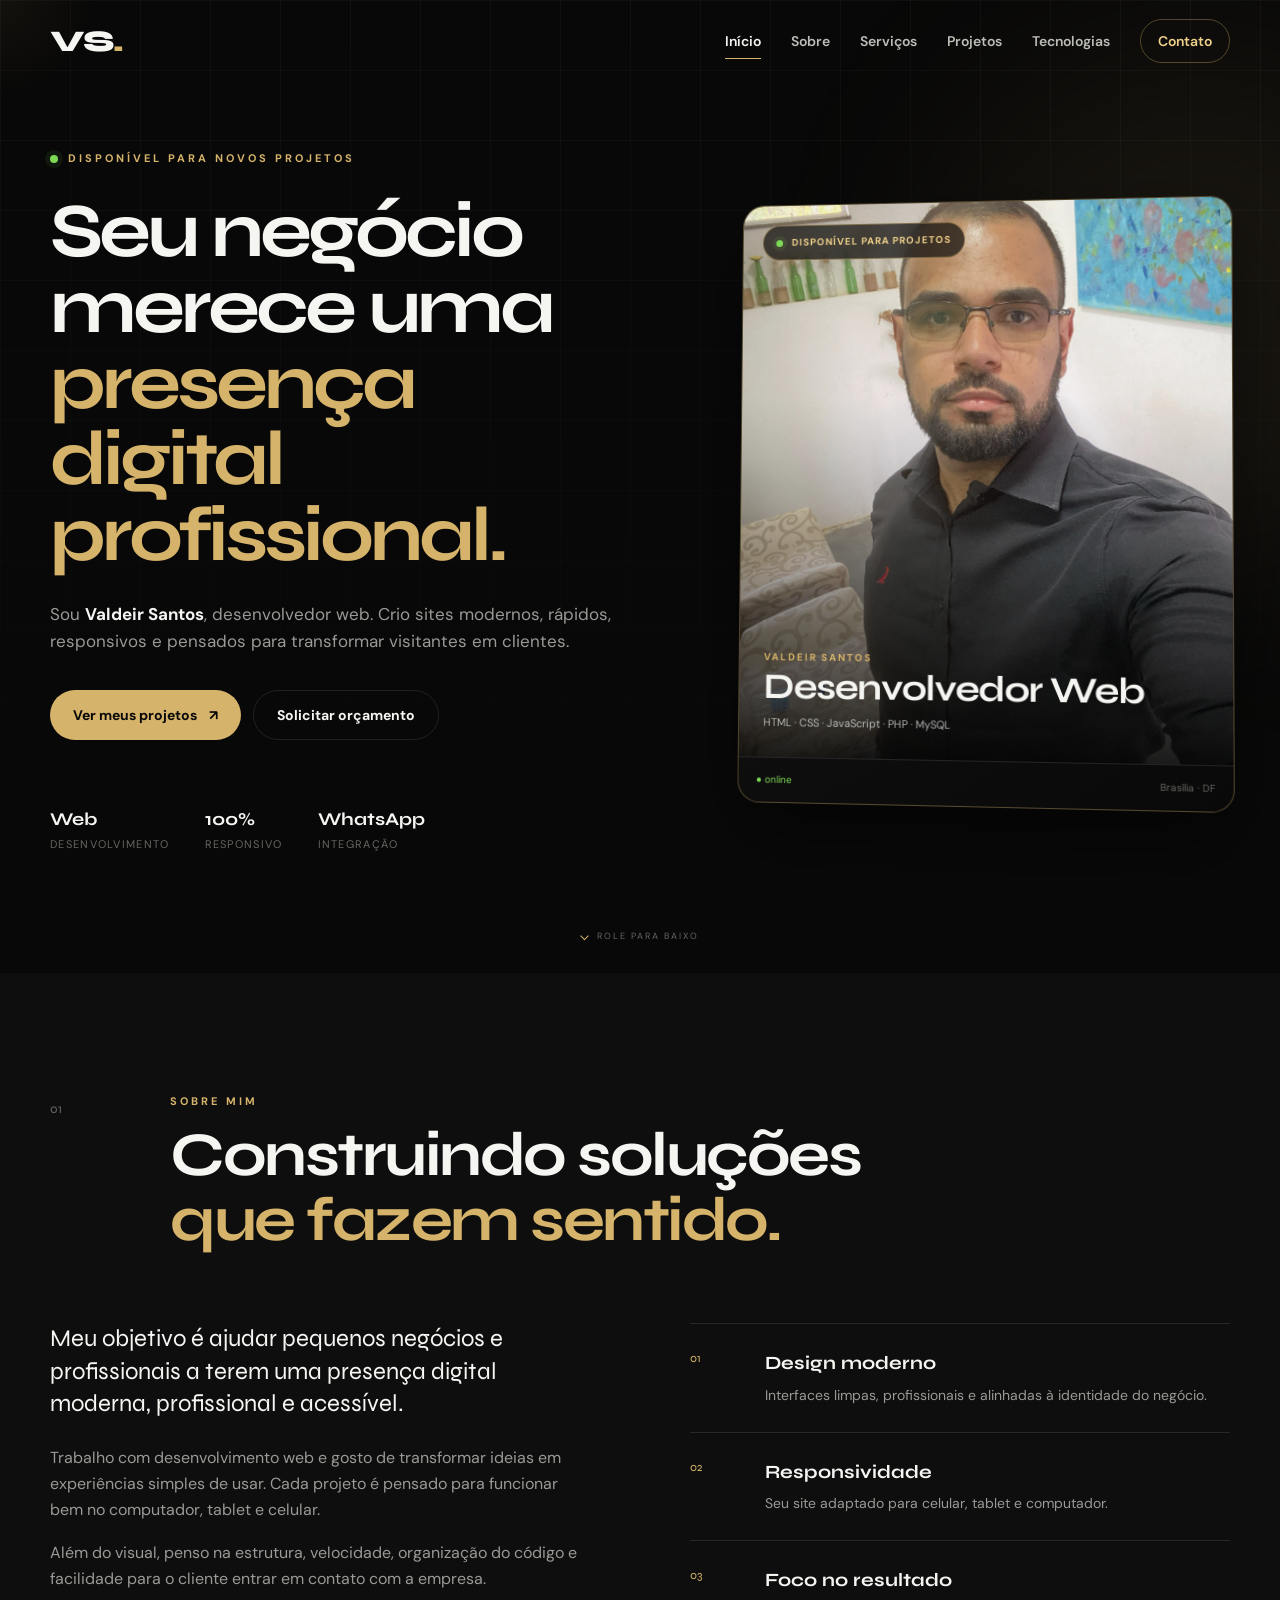
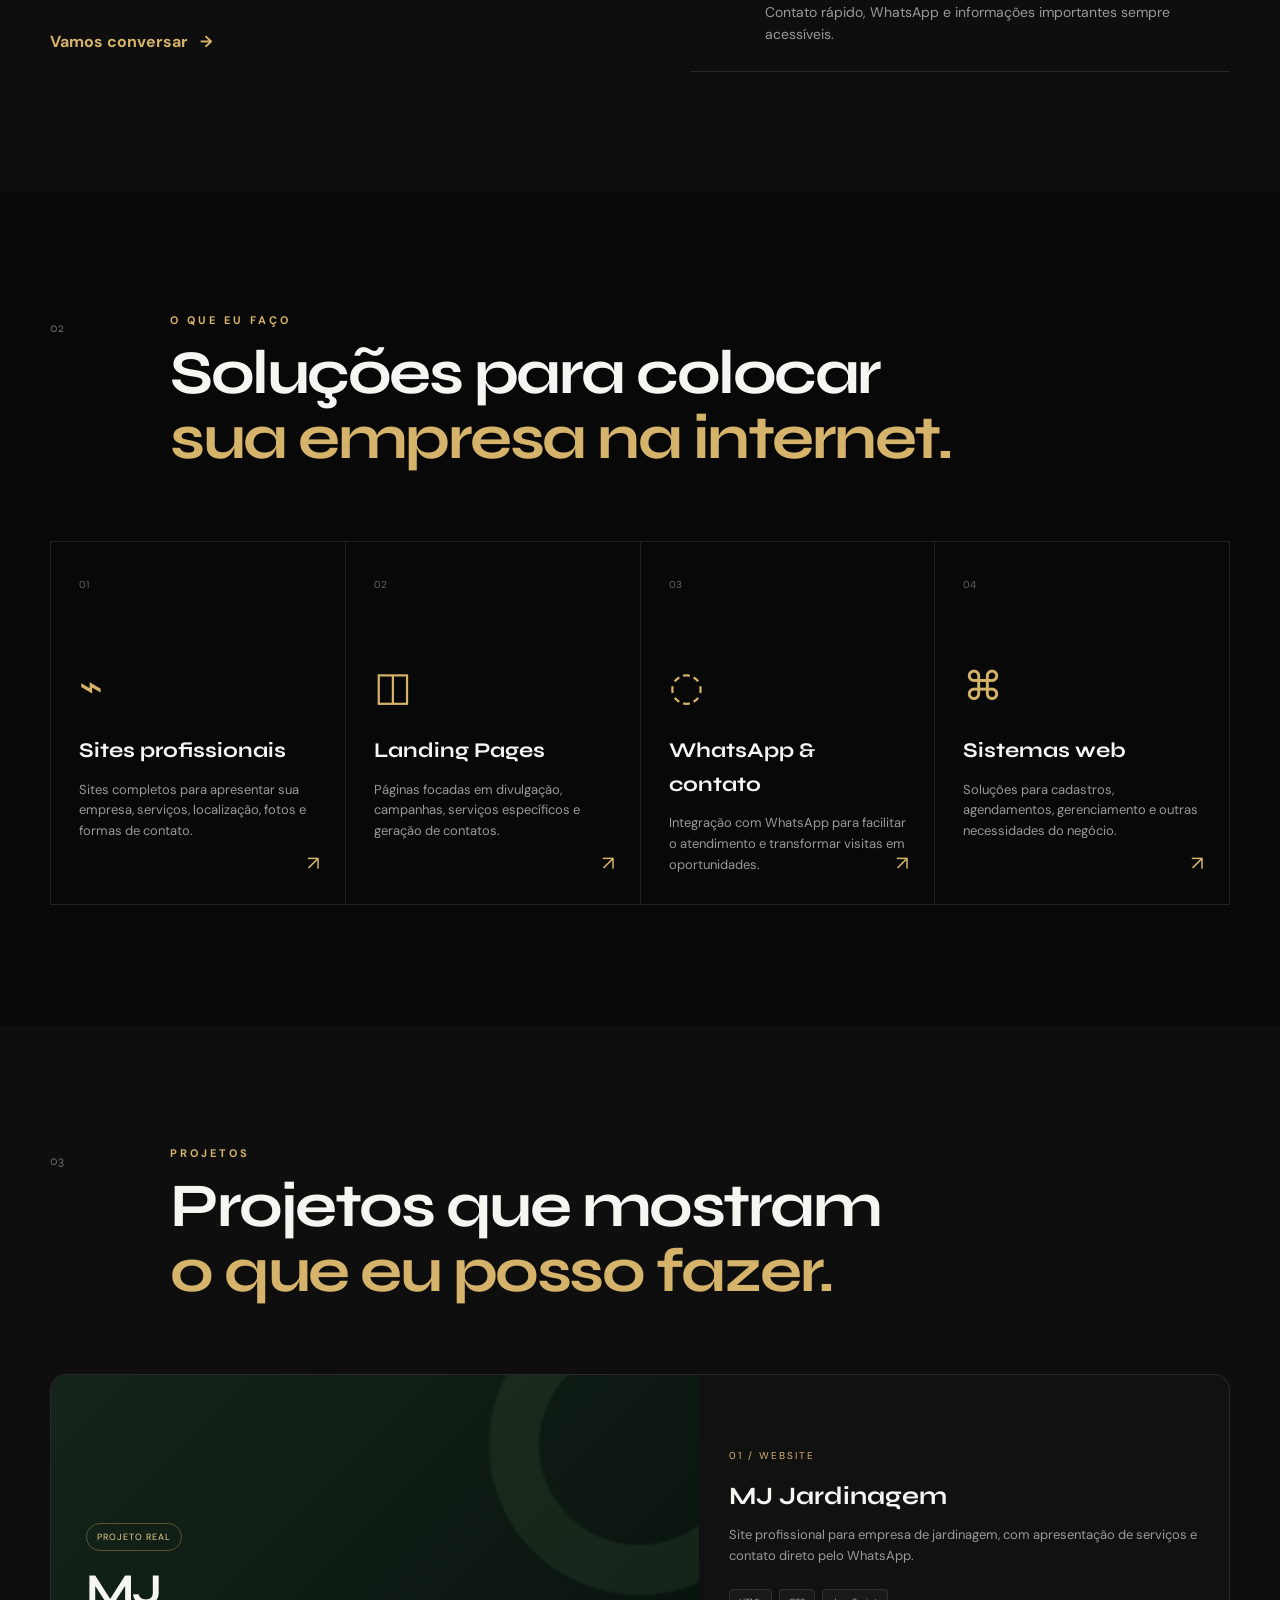
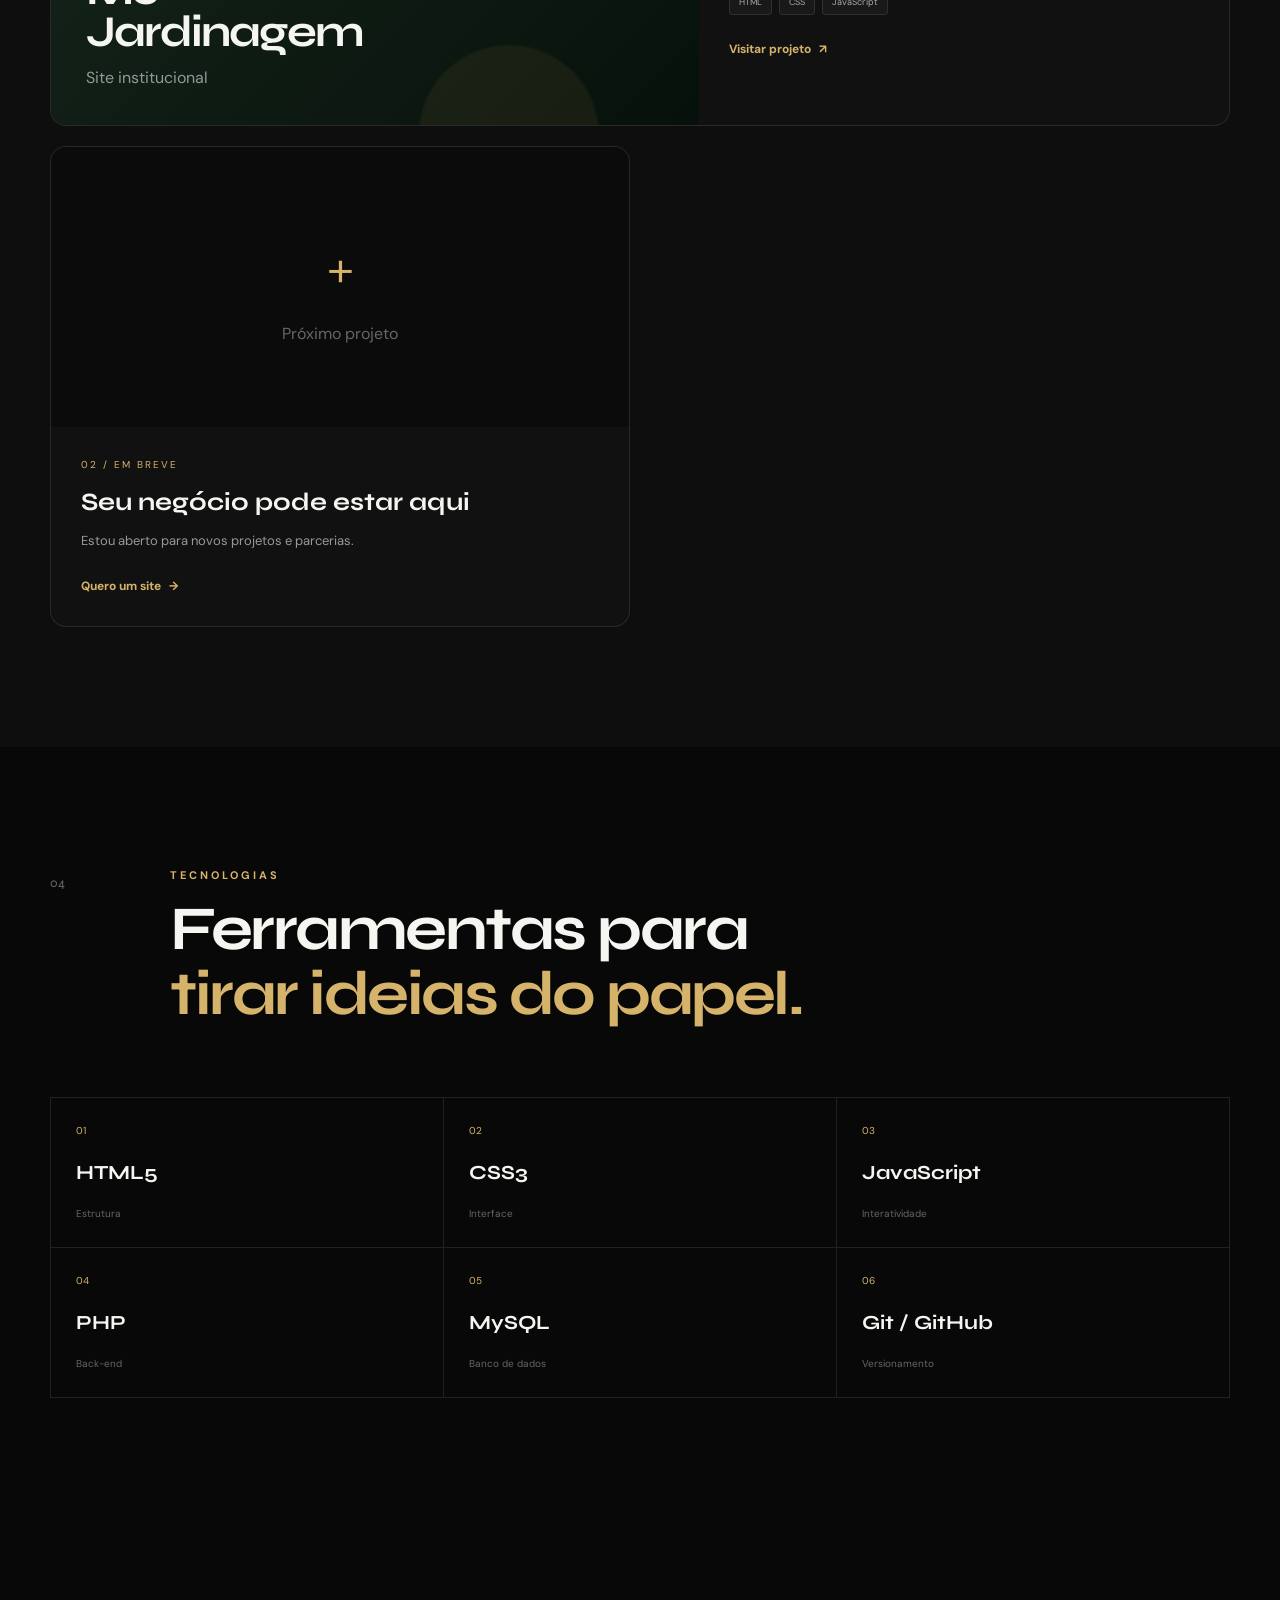
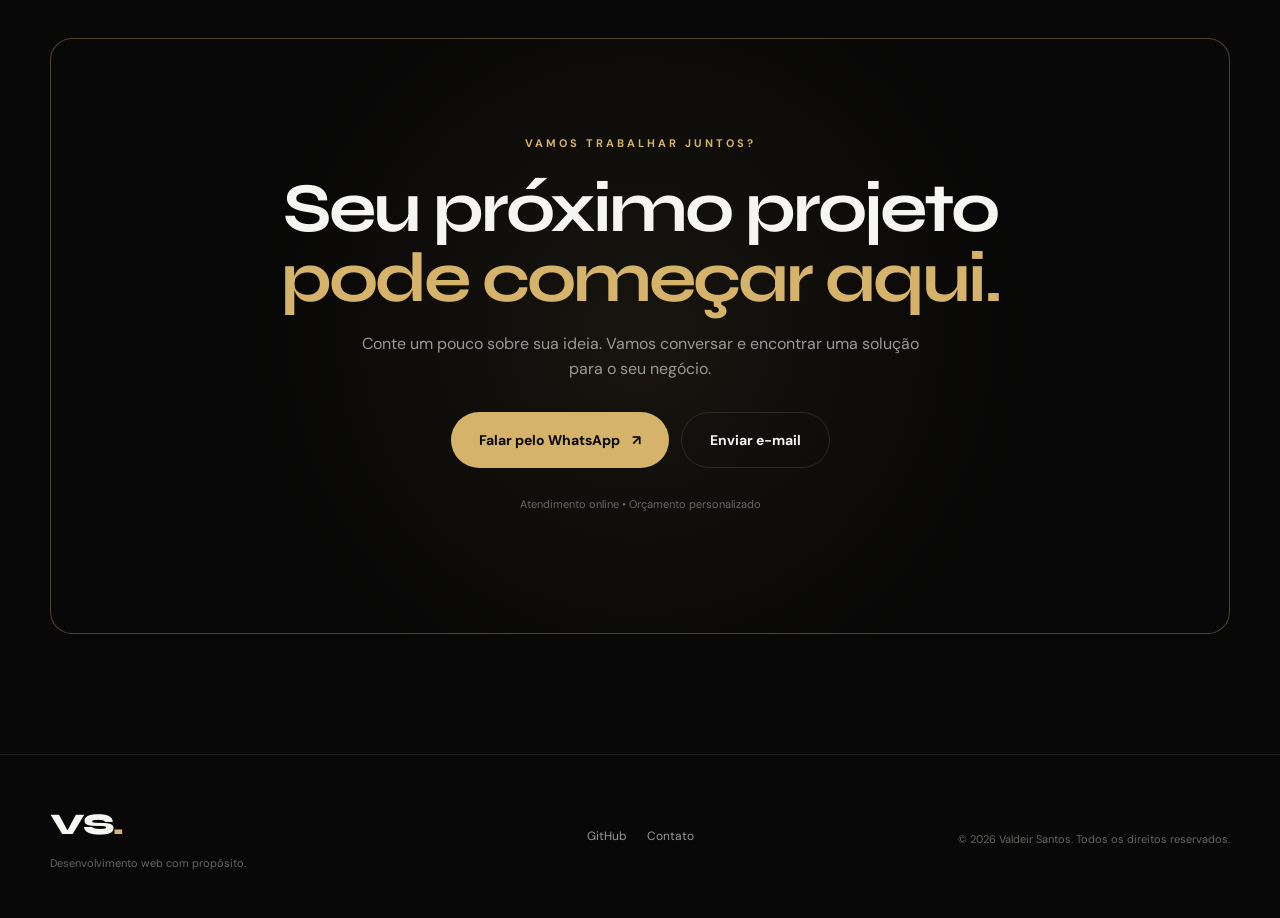
<file: index.html>
<!DOCTYPE html>
<html lang="pt-BR">
<head>
    <meta charset="UTF-8">
    <meta name="viewport" content="width=device-width, initial-scale=1.0">
<meta name="google-site-verification" content="fxz0RNwGAH39o_9BZ1_K8zF7F2FqrkVaJeboMNG9CoQ" />
    <!-- SEO -->
    <meta
        name="description"
        content="Valdeir Santos é Desenvolvedor Web especializado em sites profissionais, landing pages, sistemas web e integração com WhatsApp."
    >
    <meta
        name="keywords"
        content="Valdeir Santos, desenvolvedor web, criação de sites, site profissional, landing page, sistemas web, HTML, CSS, JavaScript, PHP, MySQL"
    >
    <meta name="author" content="Valdeir Santos">
    <meta name="robots" content="index, follow">
    <meta name="theme-color" content="#0b0b0b">

    <!-- Canonical -->
    <link rel="canonical" href="https://valdeir1003.github.io/Portfolio/">

    <!-- Open Graph -->
    <meta property="og:title" content="Valdeir Santos | Desenvolvedor Web">
    <meta
        property="og:description"
        content="Desenvolvedor Web especializado em sites profissionais, landing pages, sistemas web e integração com WhatsApp."
    >
    <meta property="og:type" content="website">
    <meta property="og:url" content="https://valdeir1003.github.io/Portfolio/">
    <meta property="og:site_name" content="Valdeir Santos | Desenvolvedor Web">
    <meta
        property="og:image"
        content="https://valdeir1003.github.io/Portfolio/valdeir-santos.jpg"
    >
    <meta
        property="og:image:alt"
        content="Valdeir Santos — Desenvolvedor Web"
    >

    <!-- Twitter / X -->
    <meta name="twitter:card" content="summary_large_image">
    <meta name="twitter:title" content="Valdeir Santos | Desenvolvedor Web">
    <meta
        name="twitter:description"
        content="Sites profissionais, landing pages e sistemas web."
    >
    <meta
        name="twitter:image"
        content="https://valdeir1003.github.io/Portfolio/valdeir-santos.jpg"
    >

    <!-- Título -->
    <title>Valdeir Santos | Desenvolvedor Web</title>

    <!-- Google Fonts -->
    <link rel="preconnect" href="https://fonts.googleapis.com">
    <link rel="preconnect" href="https://fonts.gstatic.com" crossorigin>

    <link
        href="https://fonts.googleapis.com/css2?family=DM+Sans:wght@400;500;600;700&family=Syne:wght@600;700;800&display=swap"
        rel="stylesheet"
    >

    <!-- CSS -->
    <link rel="stylesheet" href="style.css">

    <!-- Dados estruturados -->
    <script type="application/ld+json">
    {
        "@context": "https://schema.org",
        "@type": "Person",
        "name": "Valdeir Santos",
        "url": "https://valdeir1003.github.io/Portfolio/",
        "image": "https://valdeir1003.github.io/Portfolio/valdeir-santos.jpg",
        "jobTitle": "Desenvolvedor Web",
        "description": "Desenvolvedor Web especializado em sites profissionais, landing pages, sistemas web e integração com WhatsApp.",
        "sameAs": [
            "https://github.com/valdeir1003"
        ],
        "knowsAbout": [
            "HTML5",
            "CSS3",
            "JavaScript",
            "PHP",
            "MySQL",
            "Git",
            "GitHub",
            "Desenvolvimento Web"
        ]
    }
    </script>
</head>

<body>

    <!-- Efeito do cursor -->
    <div class="cursor-glow"></div>

    <!-- HEADER -->
    <header class="header" id="header">
        <div class="container nav">

            <a href="#inicio" class="logo" aria-label="Página inicial">
                VS<span>.</span>
            </a>

            <button
                class="menu-toggle"
                id="menuToggle"
                aria-label="Abrir menu"
                aria-expanded="false"
                type="button"
            >
                <span></span>
                <span></span>
                <span></span>
            </button>

            <nav class="nav-menu" id="navMenu" aria-label="Menu principal">

                <a href="#inicio" class="nav-link active">
                    Início
                </a>

                <a href="#sobre" class="nav-link">
                    Sobre
                </a>

                <a href="#servicos" class="nav-link">
                    Serviços
                </a>

                <a href="#projetos" class="nav-link">
                    Projetos
                </a>

                <a href="#tecnologias" class="nav-link">
                    Tecnologias
                </a>

                <a href="#contato" class="nav-link nav-cta">
                    Contato
                </a>

            </nav>
        </div>
    </header>


    <main>

        <!-- =========================
             HERO
        ========================== -->

        <section class="hero section" id="inicio">

            <div class="hero-grid"></div>

            <div class="container hero-content">

                <!-- TEXTO -->
                <div class="hero-text reveal">

                    <p class="eyebrow">
                        <span class="status-dot"></span>
                        Disponível para novos projetos
                    </p>

                    <h1>
                        Seu negócio merece uma
                        <span>presença digital profissional.</span>
                    </h1>

                    <p class="hero-description">
                        Sou <strong>Valdeir Santos</strong>, desenvolvedor web.
                        Crio sites modernos, rápidos, responsivos e pensados para
                        transformar visitantes em clientes.
                    </p>

                    <div class="hero-buttons">

                        <a href="#projetos" class="btn btn-primary">
                            Ver meus projetos
                            <span>↗</span>
                        </a>

                        <a href="#contato" class="btn btn-outline">
                            Solicitar orçamento
                        </a>

                    </div>


                    <div class="hero-stats">

                        <div>
                            <strong>Web</strong>
                            <span>Desenvolvimento</span>
                        </div>

                        <div>
                            <strong>100%</strong>
                            <span>Responsivo</span>
                        </div>

                        <div>
                            <strong>WhatsApp</strong>
                            <span>Integração</span>
                        </div>

                    </div>

                </div>


                <!-- FOTO -->
                <div class="hero-card-wrap reveal">

                    <div class="hero-photo-card">

                        <div class="hero-photo-frame">

                            <img
                                src="valdeir-santos.jpg"
                                alt="Valdeir Santos, Desenvolvedor Web"
                                class="hero-photo"
                                width="600"
                                height="750"
                            >

                            <div class="photo-gradient"></div>

                            <div class="photo-top-badge">
                                <span class="photo-status"></span>
                                Disponível para projetos
                            </div>

                            <div class="photo-info">

                                <span>VALDEIR SANTOS</span>

                                <strong>
                                    Desenvolvedor Web
                                </strong>

                                <small>
                                    HTML · CSS · JavaScript · PHP · MySQL
                                </small>

                            </div>

                        </div>

                        <div class="photo-card-footer">

                            <span>● online</span>

                            <span>
                                Brasília · DF
                            </span>

                        </div>

                    </div>

                </div>

            </div>


            <div class="scroll-indicator" aria-hidden="true">

    <span></span>

    Role para baixo

</div>

        </section>


        <!-- =========================
             SOBRE
        ========================== -->

        <section class="section about" id="sobre">

            <div class="container">

                <div class="section-heading reveal">

                    <span class="section-number">
                        01
                    </span>

                    <div>

                        <p class="section-label">
                            Sobre mim
                        </p>

                        <h2>
                            Construindo soluções<br>
                            <span>que fazem sentido.</span>
                        </h2>

                    </div>

                </div>


                <div class="about-grid">

                    <div class="about-text reveal">

                        <p class="lead">
                            Meu objetivo é ajudar pequenos negócios e profissionais
                            a terem uma presença digital moderna, profissional e
                            acessível.
                        </p>

                        <p>
                            Trabalho com desenvolvimento web e gosto de transformar
                            ideias em experiências simples de usar. Cada projeto é
                            pensado para funcionar bem no computador, tablet e celular.
                        </p>

                        <p>
                            Além do visual, penso na estrutura, velocidade,
                            organização do código e facilidade para o cliente entrar
                            em contato com a empresa.
                        </p>

                        <a href="#contato" class="text-link">
                            Vamos conversar
                            <span>→</span>
                        </a>

                    </div>


                    <div class="about-highlights reveal">

                        <div class="highlight">

                            <span class="highlight-icon">
                                01
                            </span>

                            <div>

                                <h3>
                                    Design moderno
                                </h3>

                                <p>
                                    Interfaces limpas, profissionais e alinhadas
                                    à identidade do negócio.
                                </p>

                            </div>

                        </div>


                        <div class="highlight">

                            <span class="highlight-icon">
                                02
                            </span>

                            <div>

                                <h3>
                                    Responsividade
                                </h3>

                                <p>
                                    Seu site adaptado para celular, tablet e computador.
                                </p>

                            </div>

                        </div>


                        <div class="highlight">

                            <span class="highlight-icon">
                                03
                            </span>

                            <div>

                                <h3>
                                    Foco no resultado
                                </h3>

                                <p>
                                    Contato rápido, WhatsApp e informações importantes
                                    sempre acessíveis.
                                </p>

                            </div>

                        </div>

                    </div>

                </div>

            </div>

        </section>


        <!-- =========================
             SERVIÇOS
        ========================== -->

        <section class="section services" id="servicos">

            <div class="container">

                <div class="section-heading reveal">

                    <span class="section-number">
                        02
                    </span>

                    <div>

                        <p class="section-label">
                            O que eu faço
                        </p>

                        <h2>
                            Soluções para colocar<br>
                            <span>sua empresa na internet.</span>
                        </h2>

                    </div>

                </div>


                <div class="services-grid">


                    <article class="service-card reveal">

                        <span class="service-number">
                            01
                        </span>

                        <div class="service-icon">
                            ⌁
                        </div>

                        <h3>
                            Sites profissionais
                        </h3>

                        <p>
                            Sites completos para apresentar sua empresa,
                            serviços, localização, fotos e formas de contato.
                        </p>

                        <span class="service-arrow">
                            ↗
                        </span>

                    </article>


                    <article class="service-card reveal">

                        <span class="service-number">
                            02
                        </span>

                        <div class="service-icon">
                            ◫
                        </div>

                        <h3>
                            Landing Pages
                        </h3>

                        <p>
                            Páginas focadas em divulgação, campanhas,
                            serviços específicos e geração de contatos.
                        </p>

                        <span class="service-arrow">
                            ↗
                        </span>

                    </article>


                    <article class="service-card reveal">

                        <span class="service-number">
                            03
                        </span>

                        <div class="service-icon">
                            ◌
                        </div>

                        <h3>
                            WhatsApp & contato
                        </h3>

                        <p>
                            Integração com WhatsApp para facilitar o atendimento
                            e transformar visitas em oportunidades.
                        </p>

                        <span class="service-arrow">
                            ↗
                        </span>

                    </article>


                    <article class="service-card reveal">

                        <span class="service-number">
                            04
                        </span>

                        <div class="service-icon">
                            ⌘
                        </div>

                        <h3>
                            Sistemas web
                        </h3>

                        <p>
                            Soluções para cadastros, agendamentos, gerenciamento
                            e outras necessidades do negócio.
                        </p>

                        <span class="service-arrow">
                            ↗
                        </span>

                    </article>

                </div>

            </div>

        </section>


        <!-- =========================
             PROJETOS
        ========================== -->

        <section class="section projects" id="projetos">

            <div class="container">

                <div class="section-heading reveal">

                    <span class="section-number">
                        03
                    </span>

                    <div>

                        <p class="section-label">
                            Projetos
                        </p>

                        <h2>
                            Projetos que mostram<br>
                            <span>o que eu posso fazer.</span>
                        </h2>

                    </div>

                </div>


                <div class="projects-grid">


                    <!-- MJ JARDINAGEM -->

                    <article class="project-card featured reveal">

                        <div class="project-visual gardening">

                            <div class="visual-content">

                                <span class="visual-badge">
                                    Projeto real
                                </span>

                                <h3>
                                    MJ<br>
                                    Jardinagem
                                </h3>

                                <p>
                                    Site institucional
                                </p>

                            </div>

                            <div class="visual-shape shape-one"></div>

                            <div class="visual-shape shape-two"></div>

                        </div>


                        <div class="project-info">

                            <div>

                                <span class="project-type">
                                    01 / Website
                                </span>

                                <h3>
                                    MJ Jardinagem
                                </h3>

                                <p>
                                    Site profissional para empresa de jardinagem,
                                    com apresentação de serviços e contato direto
                                    pelo WhatsApp.
                                </p>

                            </div>


                            <div class="project-tags">

                                <span>
                                    HTML
                                </span>

                                <span>
                                    CSS
                                </span>

                                <span>
                                    JavaScript
                                </span>

                            </div>


                            <a
                                class="project-link"
                                href="https://valdeir1003.github.io/mj-jardinagem/"
                                target="_blank"
                                rel="noopener noreferrer"
                                aria-label="Visitar projeto MJ Jardinagem"
                            >
                                Visitar projeto
                                <span>↗</span>
                            </a>

                        </div>

                    </article>


                    <!-- PROJETO FUTURO -->

                    <article class="project-card coming-soon reveal">

                        <div class="project-visual future">

                            <div class="future-plus">
                                +
                            </div>

                            <span>
                                Próximo projeto
                            </span>

                        </div>


                        <div class="project-info">

                            <span class="project-type">
                                02 / Em breve
                            </span>

                            <h3>
                                Seu negócio pode estar aqui
                            </h3>

                            <p>
                                Estou aberto para novos projetos e parcerias.
                            </p>

                            <a href="#contato" class="project-link">
                                Quero um site
                                <span>
                                    →
                                </span>
                            </a>

                        </div>

                    </article>

                </div>

            </div>

        </section>


        <!-- =========================
             TECNOLOGIAS
        ========================== -->

        <section class="section technologies" id="tecnologias">

            <div class="container">

                <div class="section-heading reveal">

                    <span class="section-number">
                        04
                    </span>

                    <div>

                        <p class="section-label">
                            Tecnologias
                        </p>

                        <h2>
                            Ferramentas para<br>
                            <span>tirar ideias do papel.</span>
                        </h2>

                    </div>

                </div>


                <div class="tech-list reveal">


                    <div class="tech-item">

                        <span class="tech-symbol">
                            01
                        </span>

                        <strong>
                            HTML5
                        </strong>

                        <small>
                            Estrutura
                        </small>

                    </div>


                    <div class="tech-item">

                        <span class="tech-symbol">
                            02
                        </span>

                        <strong>
                            CSS3
                        </strong>

                        <small>
                            Interface
                        </small>

                    </div>


                    <div class="tech-item">

                        <span class="tech-symbol">
                            03
                        </span>

                        <strong>
                            JavaScript
                        </strong>

                        <small>
                            Interatividade
                        </small>

                    </div>


                    <div class="tech-item">

                        <span class="tech-symbol">
                            04
                        </span>

                        <strong>
                            PHP
                        </strong>

                        <small>
                            Back-end
                        </small>

                    </div>


                    <div class="tech-item">

                        <span class="tech-symbol">
                            05
                        </span>

                        <strong>
                            MySQL
                        </strong>

                        <small>
                            Banco de dados
                        </small>

                    </div>


                    <div class="tech-item">

                        <span class="tech-symbol">
                            06
                        </span>

                        <strong>
                            Git / GitHub
                        </strong>

                        <small>
                            Versionamento
                        </small>

                    </div>

                </div>

            </div>

        </section>


        <!-- =========================
             CONTATO
        ========================== -->

        <section class="cta-section" id="contato">

            <div class="container">

                <div class="cta-box reveal">

                    <span class="section-label">
                        Vamos trabalhar juntos?
                    </span>

                    <h2>
                        Seu próximo projeto<br>
                        <span>pode começar aqui.</span>
                    </h2>

                    <p>
                        Conte um pouco sobre sua ideia. Vamos conversar e encontrar
                        uma solução para o seu negócio.
                    </p>


                    <div class="cta-buttons">

                        <a
                            class="btn btn-primary btn-large"
                            id="whatsappButton"
                            href="#"
                            target="_blank"
                            rel="noopener noreferrer"
                        >
                            Falar pelo WhatsApp
                            <span>↗</span>
                        </a>


                        <a
                            class="btn btn-outline btn-large"
                            href="mailto:valdeir4500@gmail.com"
                        >
                            Enviar e-mail
                        </a>

                    </div>


                    <p class="contact-note">
                        Atendimento online • Orçamento personalizado
                    </p>

                </div>

            </div>

        </section>

    </main>


    <!-- =========================
         FOOTER
    ========================== -->

    <footer class="footer">

        <div class="container footer-content">

            <div>

                <a href="#inicio" class="logo">
                    VS<span>.</span>
                </a>

                <p>
                    Desenvolvimento web com propósito.
                </p>

            </div>


            <div class="footer-social">

                <a
                    href="https://github.com/valdeir1003"
                    target="_blank"
                    rel="noopener noreferrer"
                    aria-label="GitHub de Valdeir Santos"
                >
                    GitHub
                </a>

                <a href="#contato">
                    Contato
                </a>

            </div>


            <p class="copyright">
                © <span id="year"></span>
                Valdeir Santos.
                Todos os direitos reservados.
            </p>

        </div>

    </footer>


    <!-- BOTÃO VOLTAR AO TOPO -->

    <a
        href="#inicio"
        class="back-top"
        id="backTop"
        aria-label="Voltar ao topo"
    >
        ↑
    </a>


    <!-- JAVASCRIPT -->

    <script src="script.js"></script>

</body>
</html>
</file>
<file: style.css>
* {
    margin: 0;
    padding: 0;
    box-sizing: border-box;
}

:root {
    --bg: #080808;
    --bg-soft: #0e0e0e;
    --card: #111111;
    --card-hover: #151515;
    --text: #f5f5f2;
    --muted: #999995;
    --muted-2: #666662;
    --gold: #d6b36a;
    --gold-light: #f0d18b;
    --line: rgba(255, 255, 255, 0.10);
    --line-gold: rgba(214, 179, 106, 0.35);
    --max: 1180px;
}

html {
    scroll-behavior: smooth;
}

body {
    background: var(--bg);
    color: var(--text);
    font-family: "DM Sans", sans-serif;
    line-height: 1.6;
    overflow-x: hidden;
}

body::selection {
    background: var(--gold);
    color: #000;
}

a {
    color: inherit;
    text-decoration: none;
}

button,
a {
    -webkit-tap-highlight-color: transparent;
}

.container {
    width: min(100% - 40px, var(--max));
    margin-inline: auto;
}

.section {
    padding: 120px 0;
    position: relative;
}

.header {
    position: fixed;
    inset: 0 0 auto;
    z-index: 1000;
    border-bottom: 1px solid transparent;
    transition: 0.3s ease;
}

.header.scrolled {
    background: rgba(8, 8, 8, 0.88);
    backdrop-filter: blur(18px);
    border-bottom-color: var(--line);
}

.nav {
    height: 82px;
    display: flex;
    align-items: center;
    justify-content: space-between;
}

.logo {
    font-family: "Syne", sans-serif;
    font-size: 30px;
    font-weight: 800;
    letter-spacing: -2px;
}

.logo span {
    color: var(--gold);
}

.nav-menu {
    display: flex;
    align-items: center;
    gap: 30px;
}

.nav-link {
    position: relative;
    color: #bdbdb8;
    font-size: 14px;
    font-weight: 600;
    transition: 0.25s ease;
}

.nav-link:hover,
.nav-link.active {
    color: var(--text);
}

.nav-link:not(.nav-cta)::after {
    content: "";
    position: absolute;
    width: 0;
    height: 1px;
    left: 0;
    bottom: -7px;
    background: var(--gold);
    transition: width 0.25s ease;
}

.nav-link:hover::after,
.nav-link.active::after {
    width: 100%;
}

.nav-cta {
    border: 1px solid var(--line-gold);
    padding: 10px 17px;
    border-radius: 999px;
    color: var(--gold-light);
}

.nav-cta:hover {
    background: var(--gold);
    color: #080808;
}

.menu-toggle {
    display: none;
    background: none;
    border: 0;
    cursor: pointer;
}

.menu-toggle span {
    width: 27px;
    height: 2px;
    display: block;
    background: var(--text);
    margin: 5px 0;
    transition: 0.25s;
}

/* HERO */
.hero {
    min-height: 100vh;
    display: flex;
    align-items: center;
    padding-top: 150px;
    overflow: hidden;
}

.hero-grid {
    position: absolute;
    inset: 0;
    background-image:
        linear-gradient(rgba(255,255,255,.035) 1px, transparent 1px),
        linear-gradient(90deg, rgba(255,255,255,.035) 1px, transparent 1px);
    background-size: 70px 70px;
    mask-image: linear-gradient(to bottom, black, transparent 90%);
    pointer-events: none;
}

.hero::before {
    content: "";
    position: absolute;
    width: 520px;
    height: 520px;
    right: -180px;
    top: 5%;
    background: rgba(214, 179, 106, 0.08);
    filter: blur(100px);
    border-radius: 50%;
}

.hero-content {
    position: relative;
    display: grid;
    grid-template-columns: 1.1fr .9fr;
    align-items: center;
    gap: 80px;
}

.eyebrow,
.section-label {
    color: var(--gold);
    text-transform: uppercase;
    letter-spacing: 3px;
    font-size: 11px;
    font-weight: 700;
}

.eyebrow {
    display: flex;
    align-items: center;
    gap: 10px;
    margin-bottom: 25px;
}

.status-dot {
    width: 8px;
    height: 8px;
    border-radius: 50%;
    background: #7ed957;
    box-shadow: 0 0 0 5px rgba(126, 217, 87, .08);
}

.hero h1 {
    max-width: 760px;
    font-family: "Syne", sans-serif;
    font-size: clamp(48px, 6vw, 82px);
    line-height: .99;
    letter-spacing: -4px;
}

.hero h1 span,
.section-heading h2 span,
.cta-box h2 span {
    color: var(--gold);
}

.hero-description {
    max-width: 640px;
    color: var(--muted);
    font-size: 17px;
    margin: 28px 0 35px;
}

.hero-description strong {
    color: var(--text);
}

.hero-buttons,
.cta-buttons {
    display: flex;
    flex-wrap: wrap;
    gap: 12px;
}

.btn {
    display: inline-flex;
    align-items: center;
    justify-content: center;
    gap: 12px;
    min-height: 50px;
    padding: 0 23px;
    border-radius: 999px;
    font-size: 14px;
    font-weight: 700;
    transition: transform .25s ease, background .25s ease, border .25s ease;
}

.btn:hover {
    transform: translateY(-3px);
}

.btn-primary {
    color: #080808;
    background: var(--gold);
}

.btn-primary:hover {
    background: var(--gold-light);
}

.btn-outline {
    border: 1px solid var(--line);
    color: var(--text);
}

.btn-outline:hover {
    border-color: var(--line-gold);
    background: rgba(214,179,106,.06);
}

.hero-stats {
    display: flex;
    gap: 35px;
    margin-top: 65px;
}

.hero-stats div {
    display: flex;
    flex-direction: column;
    gap: 2px;
}

.hero-stats strong {
    font-family: "Syne", sans-serif;
    font-size: 18px;
}

.hero-stats span {
    color: var(--muted-2);
    font-size: 11px;
    text-transform: uppercase;
    letter-spacing: 1.3px;
}

.hero-card-wrap {
    perspective: 1200px;
}

.hero-card {
    border: 1px solid var(--line);
    background: linear-gradient(145deg, #151515, #0b0b0b);
    border-radius: 18px;
    overflow: hidden;
    box-shadow: 0 35px 80px rgba(0,0,0,.5);
    transform: rotateY(-8deg) rotateX(3deg);
    transition: transform .5s ease;
}

.hero-card:hover {
    transform: rotateY(0) rotateX(0) translateY(-8px);
}

.card-top {
    height: 46px;
    display: flex;
    align-items: center;
    gap: 6px;
    padding: 0 16px;
    border-bottom: 1px solid var(--line);
}

.window-dot {
    width: 7px;
    height: 7px;
    border-radius: 50%;
    background: #555;
}

.code-label {
    margin-left: auto;
    color: var(--muted-2);
    font-size: 10px;
}

.code {
    padding: 40px 30px;
    font-family: "Courier New", monospace;
    font-size: 14px;
    line-height: 2;
    color: #c8c8c8;
}

.indent {
    padding-left: 22px;
}

.code-purple { color: #c792ea; }
.code-blue { color: #82aaff; }
.code-green { color: #c3e88d; }
.code-yellow { color: #ecc48d; }
.code-orange { color: #f78c6c; }

.card-footer {
    display: flex;
    justify-content: space-between;
    padding: 14px 18px;
    border-top: 1px solid var(--line);
    color: var(--muted-2);
    font-size: 10px;
}

.card-footer span:first-child {
    color: #7ed957;
}

.scroll-indicator {
    position: absolute;
    bottom: 30px;
    left: 50%;
    transform: translateX(-50%);
    display: flex;
    align-items: center;
    gap: 9px;
    color: var(--muted-2);
    font-size: 9px;
    text-transform: uppercase;
    letter-spacing: 2px;
}

.scroll-indicator span {
    width: 6px;
    height: 6px;
    border-right: 1px solid var(--gold);
    border-bottom: 1px solid var(--gold);
    transform: rotate(45deg);
}

/* SECTION HEADING */
.section-heading {
    display: grid;
    grid-template-columns: 90px 1fr;
    gap: 30px;
    margin-bottom: 70px;
}

.section-number {
    color: var(--muted-2);
    font-family: "Syne", sans-serif;
    font-size: 13px;
    padding-top: 6px;
}

.section-heading h2 {
    margin-top: 12px;
    font-family: "Syne", sans-serif;
    font-size: clamp(38px, 5vw, 62px);
    line-height: 1.05;
    letter-spacing: -2.5px;
}

/* ABOUT */
.about {
    background: var(--bg-soft);
}

.about-grid {
    display: grid;
    grid-template-columns: 1fr 1fr;
    gap: 100px;
}

.about-text .lead {
    color: var(--text);
    font-family: "Syne", sans-serif;
    font-size: 24px;
    line-height: 1.35;
    margin-bottom: 25px;
}

.about-text p:not(.lead) {
    color: var(--muted);
    margin-bottom: 18px;
}

.text-link {
    display: inline-flex;
    gap: 12px;
    color: var(--gold);
    font-weight: 700;
    margin-top: 20px;
}

.text-link span {
    transition: .25s;
}

.text-link:hover span {
    transform: translateX(5px);
}

.about-highlights {
    border-top: 1px solid var(--line);
}

.highlight {
    display: grid;
    grid-template-columns: 55px 1fr;
    gap: 20px;
    padding: 25px 0;
    border-bottom: 1px solid var(--line);
}

.highlight-icon {
    color: var(--gold);
    font-family: "Syne", sans-serif;
    font-size: 12px;
}

.highlight h3 {
    font-family: "Syne", sans-serif;
    margin-bottom: 5px;
}

.highlight p {
    color: var(--muted);
    font-size: 14px;
}

/* SERVICES */
.services-grid {
    display: grid;
    grid-template-columns: repeat(4, 1fr);
    border-top: 1px solid var(--line);
    border-left: 1px solid var(--line);
}

.service-card {
    position: relative;
    min-height: 340px;
    padding: 28px;
    border-right: 1px solid var(--line);
    border-bottom: 1px solid var(--line);
    transition: .35s ease;
}

.service-card:hover {
    background: var(--card);
    transform: translateY(-5px);
}

.service-number {
    color: var(--muted-2);
    font-size: 10px;
}

.service-icon {
    color: var(--gold);
    font-size: 40px;
    line-height: 1;
    margin: 70px 0 28px;
}

.service-card h3 {
    font-family: "Syne", sans-serif;
    font-size: 21px;
    margin-bottom: 12px;
}

.service-card p {
    color: var(--muted);
    font-size: 13px;
}

.service-arrow {
    position: absolute;
    right: 25px;
    bottom: 25px;
    color: var(--gold);
    font-size: 20px;
}

/* PROJECTS */
.projects {
    background: var(--bg-soft);
}

.projects-grid {
    display: grid;
    grid-template-columns: repeat(2, 1fr);
    gap: 20px;
}

.project-card {
    background: var(--card);
    border: 1px solid var(--line);
    border-radius: 16px;
    overflow: hidden;
    transition: .35s ease;
}

.project-card:hover {
    transform: translateY(-6px);
    border-color: var(--line-gold);
}

.project-card.featured {
    grid-column: span 2;
    display: grid;
    grid-template-columns: 1.1fr .9fr;
}

.project-visual {
    min-height: 350px;
    position: relative;
    overflow: hidden;
    display: flex;
    align-items: flex-end;
    padding: 35px;
}

.gardening {
    background: linear-gradient(135deg, #15251b, #07110b);
}

.barber {
    background: linear-gradient(135deg, #211c15, #0c0a08);
    min-height: 280px;
}

.future {
    min-height: 280px;
    background: #0b0b0b;
    align-items: center;
    justify-content: center;
    flex-direction: column;
    gap: 12px;
    color: var(--muted-2);
}

.visual-content {
    position: relative;
    z-index: 2;
}

.visual-badge {
    display: inline-block;
    color: var(--gold-light);
    border: 1px solid var(--line-gold);
    padding: 6px 10px;
    border-radius: 999px;
    font-size: 9px;
    text-transform: uppercase;
    letter-spacing: 1px;
    margin-bottom: 18px;
}

.visual-content h3 {
    font-family: "Syne", sans-serif;
    font-size: 44px;
    line-height: .95;
    letter-spacing: -2px;
}

.visual-content p {
    color: rgba(255,255,255,.55);
    margin-top: 12px;
}

.visual-shape {
    position: absolute;
    border-radius: 50%;
    filter: blur(1px);
}

.shape-one {
    width: 300px;
    height: 300px;
    right: -90px;
    top: -80px;
    border: 50px solid rgba(111, 157, 105, .12);
}

.shape-two {
    width: 180px;
    height: 180px;
    right: 100px;
    bottom: -100px;
    background: rgba(168, 132, 72, .10);
}

.barber-lines::before,
.barber-lines::after {
    content: "";
    position: absolute;
    width: 420px;
    height: 40px;
    border: 2px solid rgba(214,179,106,.15);
    transform: rotate(-35deg);
}

.barber-lines::before {
    right: -100px;
    top: 50px;
}

.barber-lines::after {
    right: -120px;
    top: 140px;
}

.future-plus {
    font-size: 50px;
    color: var(--gold);
    font-weight: 300;
}

.project-info {
    padding: 30px;
    display: flex;
    flex-direction: column;
    justify-content: center;
}

.project-type {
    color: var(--gold);
    font-size: 10px;
    text-transform: uppercase;
    letter-spacing: 2px;
}

.project-info h3 {
    font-family: "Syne", sans-serif;
    font-size: 25px;
    margin: 9px 0;
}

.project-info p {
    color: var(--muted);
    font-size: 13px;
    max-width: 480px;
}

.project-tags {
    display: flex;
    flex-wrap: wrap;
    gap: 7px;
    margin-top: 22px;
}

.project-tags span {
    color: #aaa;
    background: #191919;
    border: 1px solid var(--line);
    padding: 5px 9px;
    border-radius: 4px;
    font-size: 9px;
}

.project-link {
    width: fit-content;
    display: inline-flex;
    align-items: center;
    gap: 8px;
    color: var(--gold);
    font-size: 12px;
    font-weight: 700;
    margin-top: 25px;
}

.project-link span {
    transition: .25s;
}

.project-link:hover span {
    transform: translate(4px, -4px);
}

/* TECHNOLOGIES */
.tech-list {
    display: grid;
    grid-template-columns: repeat(3, 1fr);
    border-top: 1px solid var(--line);
    border-left: 1px solid var(--line);
}

.tech-item {
    min-height: 150px;
    padding: 25px;
    border-right: 1px solid var(--line);
    border-bottom: 1px solid var(--line);
    display: flex;
    flex-direction: column;
    justify-content: space-between;
    transition: .25s;
}

.tech-item:hover {
    background: var(--card);
}

.tech-symbol {
    color: var(--gold);
    font-size: 10px;
}

.tech-item strong {
    font-family: "Syne", sans-serif;
    font-size: 20px;
}

.tech-item small {
    color: var(--muted-2);
    font-size: 10px;
}

/* CTA */
.cta-section {
    padding: 120px 0;
}

.cta-box {
    text-align: center;
    border: 1px solid var(--line-gold);
    background: radial-gradient(circle at center, rgba(214,179,106,.08), transparent 60%);
    border-radius: 22px;
    padding: 90px 30px;
}

.cta-box h2 {
    font-family: "Syne", sans-serif;
    font-size: clamp(40px, 6vw, 70px);
    line-height: 1;
    letter-spacing: -3px;
    margin: 18px auto;
}

.cta-box > p {
    max-width: 580px;
    margin: 0 auto 30px;
    color: var(--muted);
}

.cta-buttons {
    justify-content: center;
}

.btn-large {
    min-height: 56px;
    padding-inline: 28px;
}

.contact-note {
    margin-top: 28px !important;
    color: var(--muted-2) !important;
    font-size: 11px;
}

/* FOOTER */
.footer {
    border-top: 1px solid var(--line);
    padding: 45px 0;
}

.footer-content {
    display: grid;
    grid-template-columns: 1fr auto 1fr;
    align-items: center;
    gap: 30px;
}

.footer p {
    color: var(--muted-2);
    font-size: 11px;
    margin-top: 7px;
}

.footer-social {
    display: flex;
    gap: 20px;
    color: var(--muted);
    font-size: 12px;
}

.footer-social a:hover {
    color: var(--gold);
}

.copyright {
    text-align: right;
}

/* BACK TOP */
.back-top {
    position: fixed;
    right: 22px;
    bottom: 22px;
    width: 42px;
    height: 42px;
    display: grid;
    place-items: center;
    border: 1px solid var(--line-gold);
    border-radius: 50%;
    background: rgba(8,8,8,.8);
    color: var(--gold);
    opacity: 0;
    visibility: hidden;
    transform: translateY(10px);
    transition: .3s;
    z-index: 900;
}

.back-top.show {
    opacity: 1;
    visibility: visible;
    transform: translateY(0);
}

/* REVEAL */
.reveal {
    opacity: 0;
    transform: translateY(25px);
    transition: opacity .7s ease, transform .7s ease;
}

.reveal.visible {
    opacity: 1;
    transform: translateY(0);
}

/* CURSOR */
.cursor-glow {
    position: fixed;
    width: 220px;
    height: 220px;
    pointer-events: none;
    border-radius: 50%;
    background: radial-gradient(circle, rgba(214,179,106,.06), transparent 65%);
    transform: translate(-50%, -50%);
    z-index: 0;
}

/* RESPONSIVE */
@media (max-width: 1000px) {
    .hero-content {
        grid-template-columns: 1fr;
        gap: 55px;
    }

    .hero-card-wrap {
        max-width: 650px;
    }

    .hero-card {
        transform: none;
    }

    .services-grid {
        grid-template-columns: repeat(2, 1fr);
    }

    .about-grid {
        gap: 50px;
    }
}

@media (max-width: 760px) {
    .container {
        width: min(100% - 28px, var(--max));
    }

    .section {
        padding: 85px 0;
    }

    .nav {
        height: 70px;
    }

    .menu-toggle {
        display: block;
        z-index: 1001;
    }

    .nav-menu {
        position: fixed;
        inset: 70px 0 auto;
        background: rgba(8,8,8,.97);
        backdrop-filter: blur(18px);
        padding: 25px 20px 30px;
        flex-direction: column;
        align-items: stretch;
        gap: 5px;
        border-bottom: 1px solid var(--line);
        transform: translateY(-130%);
        transition: .35s ease;
    }

    .nav-menu.open {
        transform: translateY(0);
    }

    .nav-link {
        padding: 13px 10px;
    }

    .nav-cta {
        text-align: center;
        margin-top: 8px;
    }

    .hero {
        padding-top: 120px;
        min-height: auto;
        padding-bottom: 100px;
    }

    .hero h1 {
        font-size: clamp(43px, 13vw, 62px);
        letter-spacing: -3px;
    }

    .hero-description {
        font-size: 15px;
    }

    .hero-stats {
        gap: 20px;
        margin-top: 45px;
        flex-wrap: wrap;
    }

    .hero-card {
        border-radius: 12px;
    }

    .code {
        padding: 28px 20px;
        font-size: 11px;
    }

    .section-heading {
        grid-template-columns: 1fr;
        gap: 10px;
        margin-bottom: 45px;
    }

    .section-heading h2 {
        font-size: 39px;
        letter-spacing: -1.8px;
    }

    .about-grid {
        grid-template-columns: 1fr;
        gap: 50px;
    }

    .services-grid {
        grid-template-columns: 1fr;
    }

    .service-card {
        min-height: 290px;
    }

    .service-icon {
        margin-top: 50px;
    }

    .projects-grid {
        grid-template-columns: 1fr;
    }

    .project-card.featured {
        grid-column: auto;
        display: block;
    }

    .project-visual {
        min-height: 290px;
    }

    .visual-content h3 {
        font-size: 38px;
    }

    .tech-list {
        grid-template-columns: repeat(2, 1fr);
    }

    .cta-section {
        padding: 85px 0;
    }

    .cta-box {
        padding: 65px 20px;
    }

    .cta-box h2 {
        font-size: 42px;
        letter-spacing: -2px;
    }

    .footer-content {
        grid-template-columns: 1fr;
        text-align: center;
    }

    .footer-social {
        justify-content: center;
    }

    .copyright {
        text-align: center;
    }

    .cursor-glow {
        display: none;
    }

    .scroll-indicator {
        display: none;
    }
}

@media (max-width: 430px) {
    .hero-buttons,
    .cta-buttons {
        flex-direction: column;
    }

    .btn {
        width: 100%;
    }

    .tech-list {
        grid-template-columns: 1fr;
    }

    .hero-stats {
        display: grid;
        grid-template-columns: 1fr 1fr;
    }
}


/* FOTO DE PERFIL — HERO */
.hero-photo-card {
    border: 1px solid var(--line-gold);
    background: linear-gradient(145deg, #151515, #090909);
    border-radius: 22px;
    overflow: hidden;
    box-shadow: 0 35px 80px rgba(0,0,0,.55);
    transform: rotateY(-5deg) rotateX(2deg);
    transition: transform .5s ease, border-color .35s ease;
}

.hero-photo-card:hover {
    transform: rotateY(0) rotateX(0) translateY(-8px);
    border-color: rgba(214,179,106,.55);
}

.hero-photo-frame {
    position: relative;
    min-height: 560px;
    overflow: hidden;
    background: #101010;
}

.hero-photo {
    width: 100%;
    height: 560px;
    display: block;
    object-fit: cover;
    object-position: center 24%;
    filter: saturate(.92) contrast(1.03);
}

.photo-gradient {
    position: absolute;
    inset: 0;
    background:
        linear-gradient(to bottom, rgba(0,0,0,.05) 35%, rgba(0,0,0,.18) 55%, rgba(0,0,0,.88) 100%);
    pointer-events: none;
}

.photo-top-badge {
    position: absolute;
    top: 20px;
    left: 20px;
    display: inline-flex;
    align-items: center;
    gap: 9px;
    padding: 9px 13px;
    border: 1px solid rgba(214,179,106,.42);
    border-radius: 999px;
    background: rgba(8,8,8,.68);
    backdrop-filter: blur(10px);
    color: var(--gold-light);
    font-size: 10px;
    font-weight: 700;
    text-transform: uppercase;
    letter-spacing: 1px;
}

.photo-status {
    width: 7px;
    height: 7px;
    border-radius: 50%;
    background: #7ed957;
    box-shadow: 0 0 0 4px rgba(126,217,87,.10);
}

.photo-info {
    position: absolute;
    left: 25px;
    right: 25px;
    bottom: 25px;
    display: flex;
    flex-direction: column;
    gap: 4px;
}

.photo-info span {
    color: var(--gold);
    font-size: 10px;
    font-weight: 700;
    letter-spacing: 2px;
}

.photo-info strong {
    font-family: "Syne", sans-serif;
    font-size: clamp(25px, 3vw, 36px);
    line-height: 1;
    letter-spacing: -1px;
}

.photo-info small {
    color: rgba(255,255,255,.68);
    font-size: 11px;
    margin-top: 5px;
}

.photo-card-footer {
    display: flex;
    justify-content: space-between;
    padding: 14px 18px;
    border-top: 1px solid var(--line);
    color: var(--muted-2);
    font-size: 10px;
}

.photo-card-footer span:first-child {
    color: #7ed957;
}

@media (max-width: 1000px) {
    .hero-photo-card {
        transform: none;
    }

    .hero-photo-frame,
    .hero-photo {
        min-height: 520px;
        height: 520px;
    }
}

@media (max-width: 760px) {
    .hero-photo-card {
        border-radius: 16px;
    }

    .hero-photo-frame,
    .hero-photo {
        min-height: 480px;
        height: 480px;
    }

    .photo-top-badge {
        top: 15px;
        left: 15px;
        font-size: 9px;
    }

    .photo-info {
        left: 18px;
        right: 18px;
        bottom: 20px;
    }
}

@media (max-width: 430px) {
    .hero-photo-frame,
    .hero-photo {
        min-height: 430px;
        height: 430px;
    }

    .photo-info strong {
        font-size: 27px;
    }

    .photo-info small {
        font-size: 10px;
    }
}
</file>
